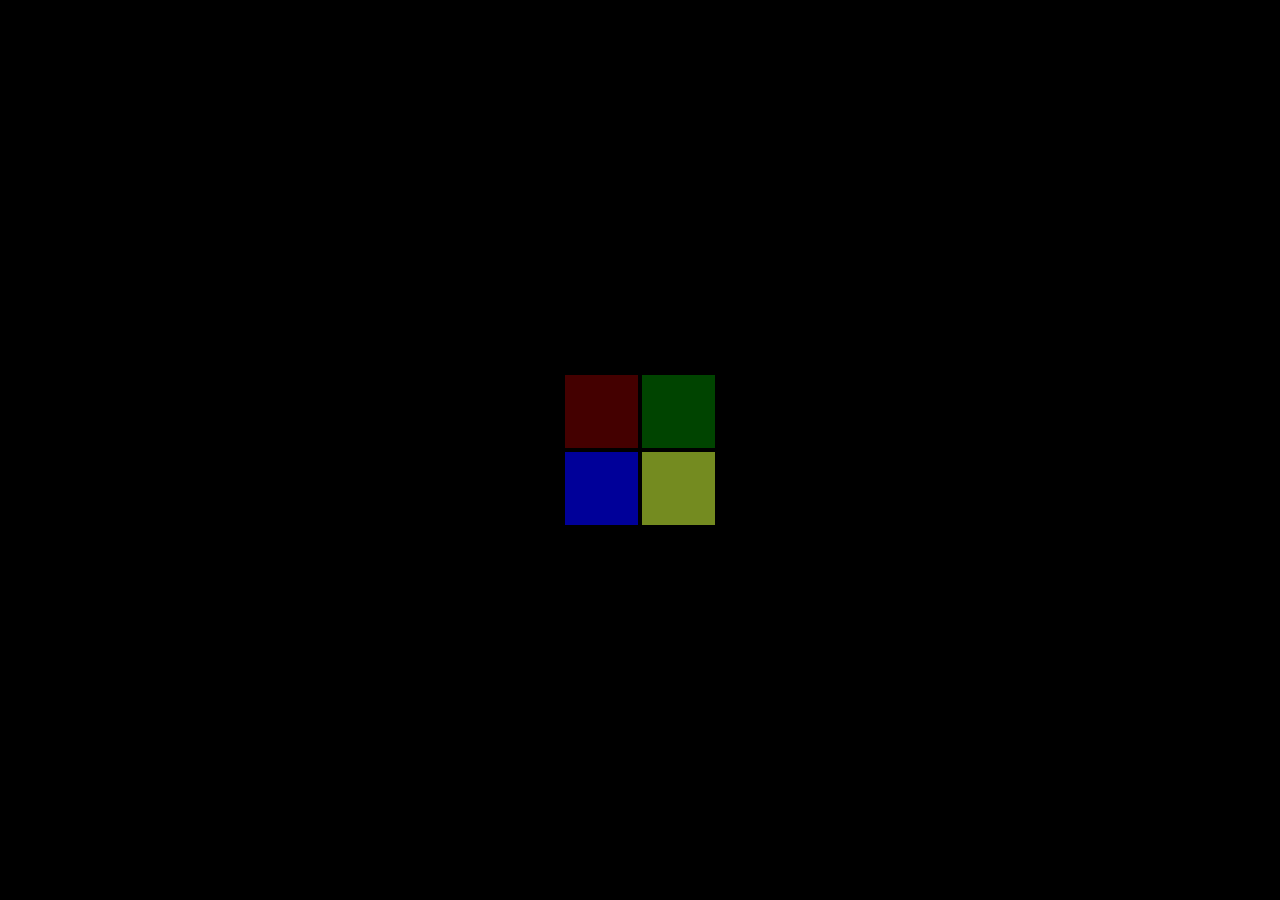
<file: CSS Transform-2/index.html>
<!DOCTYPE html>
<html lang="en">
  <head>
    <meta charset="UTF-8" />
    <meta http-equiv="X-UA-Compatible" content="IE=edge" />
    <meta name="viewport" content="width=device-width, initial-scale=1.0" />
    <title>Document</title>
    <style>
      body {
        background: #000;
      }
      .box {
        top: 50%;
        left: 50%;
        transform: translate(-50%, -50%);
        position: fixed;
        display: flex;
        justify-content: space-between;
        align-content: space-between;
        flex-wrap: wrap;
        width: 150px;
        height: 150px;
        animation-name: main-box;
        animation-duration: 2s;
        animation-delay: 3s;
        animation-iteration-count: infinite;
        animation-direction: alternate;
        animation-fill-mode: both;
      }
      .inner-box {
        width: 73px;
        height: 73px;
      }      
      @keyframes main-box {
        100% {
          transform: translate(-50%, -50%) rotate(360deg);
        }
      }
      .inner-box:nth-of-type(1) {
        background: #400;
        animation-name: red-box;
        animation-duration: 3s;
        animation-direction: alternate;
        animation-iteration-count: infinite;
      }
      .inner-box:nth-of-type(2) {
        background: #040;
        animation-name: green-box;
        animation-duration: 3s;
        animation-direction: alternate;
        animation-iteration-count: infinite;
      }
      .inner-box:nth-of-type(3) {
        background: #009;
        animation-name: blue-box;
        animation-duration: 3s;
        animation-direction: alternate;
        animation-iteration-count: infinite;
      }
      .inner-box:nth-of-type(4) {
        background: #748b20;
        animation-name: yellow-box;
        animation-duration: 3s;
        animation-direction: alternate;
        animation-iteration-count: infinite;
      }
      @keyframes red-box {
        0% {transform: translate(0%, 0%);}
        25% {transform: translate(-500%, 0%) rotate(360deg); border-radius: 10px;}
        50% {transform: translate(-500%, -300%) rotate(0deg); border-radius: 20px;}
        75% {transform: translate(0%, -300%) rotate(360deg); border-radius: 10px;}
        100% {transform: translate(0%, 0%) rotate(0deg);}
      }
      @keyframes green-box {
        0% {transform: translate(0%, 0%);}
        25% {transform: translate(500%, 0%) rotate(360deg); border-radius: 10px;}
        50% {transform: translate(500%, -300%) rotate(0deg); border-radius: 20px;}
        75% {transform: translate(0%, -300%) rotate(360deg); border-radius: 10px;}
        100% {transform: translate(0%, 0%) rotate(0deg);}
      }
      @keyframes blue-box {
        0% {transform: translate(0%, 0%);}
        25% {transform: translate(-500%, 0%) rotate(360deg); border-radius: 10px;}
        50% {transform: translate(-500%, 300%) rotate(0deg); border-radius: 20px;}
        75% {transform: translate(0%, 300%) rotate(360deg); border-radius: 10px;}
        100% {transform: translate(0%, 0%) rotate(0deg);}
      }
      @keyframes yellow-box {
        0% {transform: translate(0%, 0%);}
        25% {transform: translate(500%, 0%) rotate(360deg); border-radius: 10px;}
        50% {transform: translate(500%, 300%) rotate(0deg); border-radius: 20px;}
        75% {transform: translate(0%, 300%) rotate(360deg); border-radius: 10px;}
        100% {transform: translate(0%, 0%) rotate(0deg);}
      }
    </style>
  </head>
  <body>
    <div class="box">
      <div class="inner-box"></div>
      <div class="inner-box"></div>
      <div class="inner-box"></div>
      <div class="inner-box"></div>
    </div>
  </body>
</html>
</file>
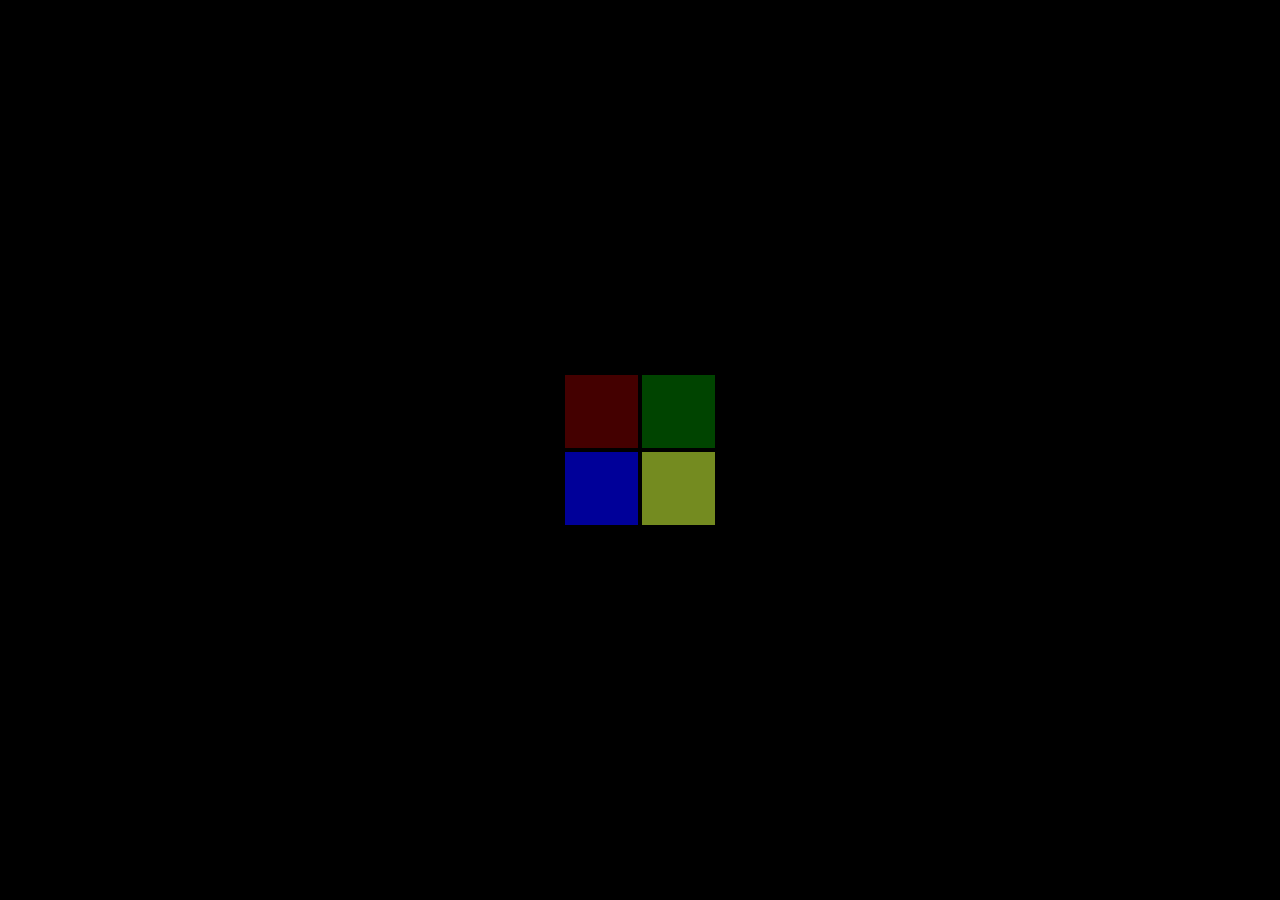
<file: CSS Transform/index.html>
<!DOCTYPE html>
<html lang="en">
  <head>
    <meta charset="UTF-8" />
    <meta http-equiv="X-UA-Compatible" content="IE=edge" />
    <meta name="viewport" content="width=device-width, initial-scale=1.0" />
    <title>Document</title>
    <style>
      body {
        background: #000;
      }
      .box {
        top: 50%;
        left: 50%;
        transform: translate(-50%, -50%);
        position: fixed;
        display: flex;
        justify-content: space-between;
        align-content: space-between;
        flex-wrap: wrap;
        width: 150px;
        height: 150px;
        animation-name: my-transform;
        animation-duration: 3s;
        animation-timing-function: linear;
        animation-delay: .5s;
        animation-direction: alternate;
        animation-iteration-count: infinite;
      }
      @keyframes  my-transform{
        50% {
          transform: translate(-50%, -50%) rotate(180deg);
        }
        100% {
          transform: translate(-50%, -50%) rotate(360deg);
        }
      }
      .inner-box {
        width: 73px;
        height: 73px;
        animation-name: my-second-transform;
        animation-duration: 3s;
        animation-delay: .5s;
        animation-direction: alternate;
        animation-iteration-count: infinite;
      }
      @keyframes my-second-transform {
        50% {
          transform: translate(-50%, -50%) rotate(180deg);
          border-radius: 20%;
        }
        100% {
          transform: translate(-50%, -50%) rotate(360deg);
        }
      }

      .inner-box:nth-of-type(1) {
        background: #400;
      }
      .inner-box:nth-of-type(2) {
        background: #040;
      }
      .inner-box:nth-of-type(3) {
        background: #009;
      }
      .inner-box:nth-of-type(4) {
        background: #748b20;
      }


    </style>
  </head>
  <body>
    <div class="box">
      <div class="inner-box"></div>
      <div class="inner-box"></div>
      <div class="inner-box"></div>
      <div class="inner-box"></div>
    </div>
  </body>
</html>
</file>
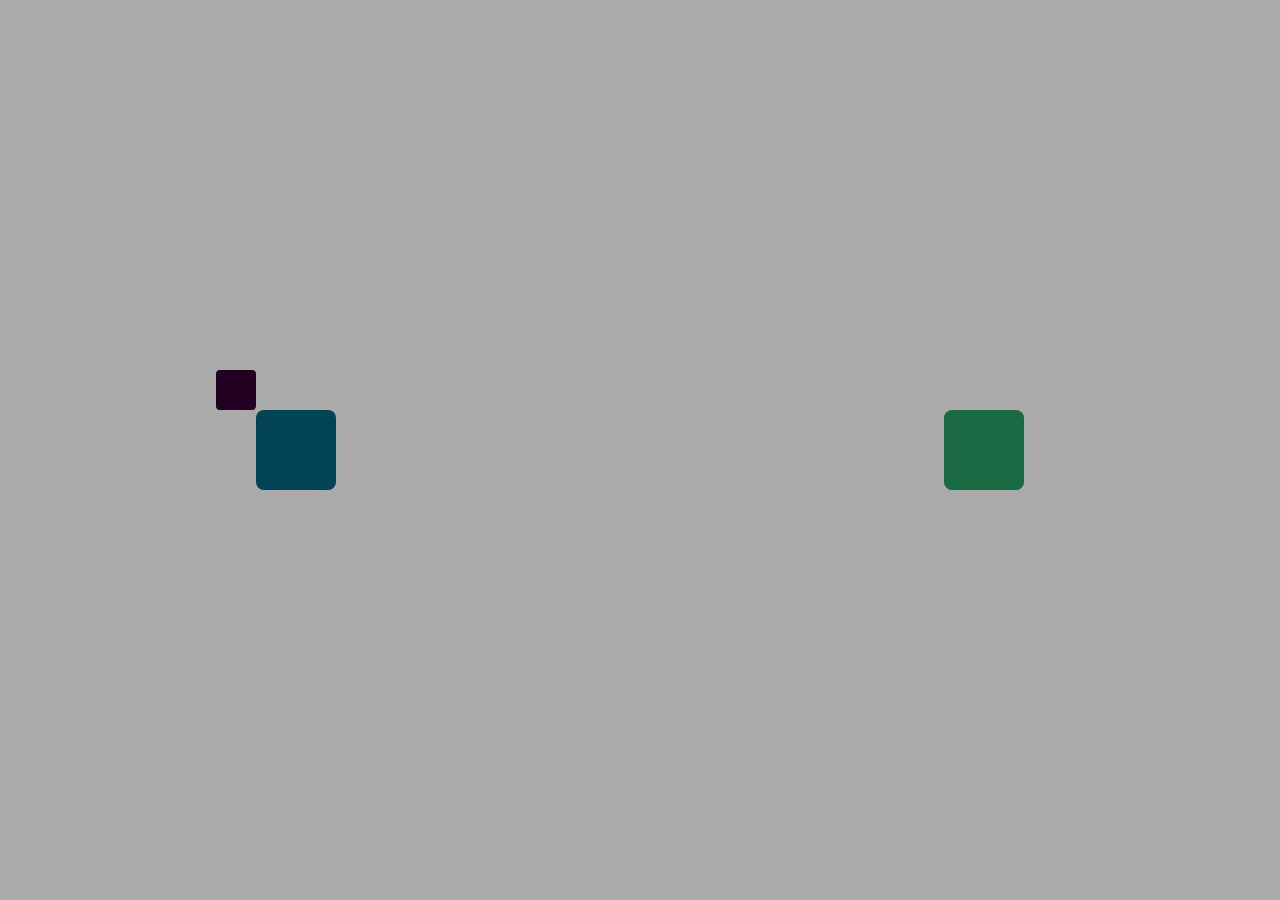
<file: Css-animation/index.html>
<!DOCTYPE html>
<html lang="en">
  <head>
    <meta charset="UTF-8" />
    <meta http-equiv="X-UA-Compatible" content="IE=edge" />
    <meta name="viewport" content="width=device-width, initial-scale=1.0" />
    <link rel="stylesheet" type="text/css" href="style.css" />
    <title>My Animation</title>
  </head>
  <body>
    <div id="box-one">
      <div id="box-one-rotate"></div>
    </div>
    <div id="box-two"></div>
  </body>
</html>
</file>
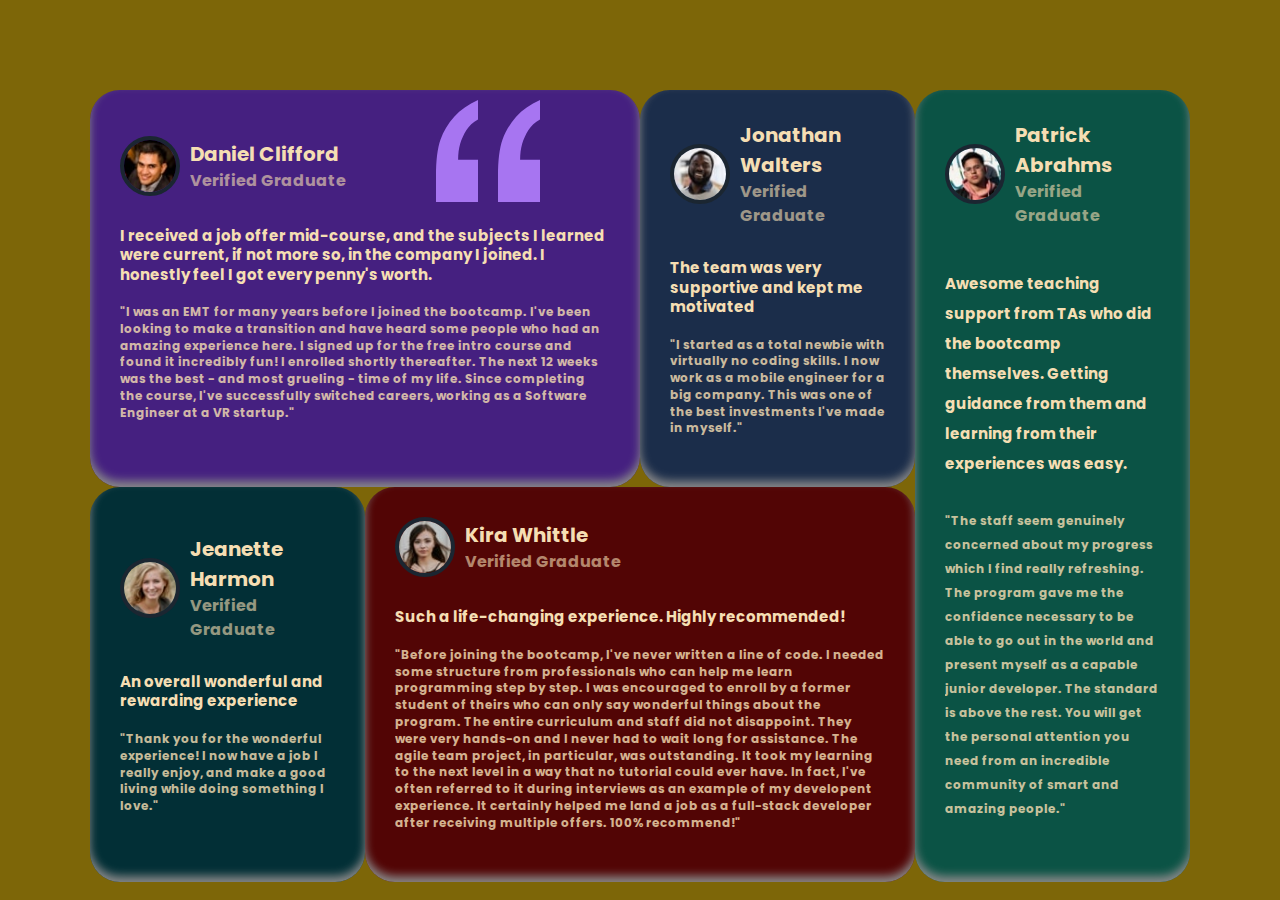
<file: CSS Grid/CSS-Grid-Responsive-Page/index.html>
<!DOCTYPE html>
<html lang="en">
  <head>
    <meta charset="UTF-8" />
    <meta http-equiv="X-UA-Compatible" content="IE=edge" />
    <meta name="viewport" content="width=device-width, initial-scale=1.0" />
    <link rel="stylesheet" href="style.css" />
    <title>CSS Grid</title>
  </head>
  <body>
    <div class="testimonials">
      <div class="card card--bg-purple">
        <header class="card__header">
          <img src="images/image-daniel.jpg" class="card__img" alt="" />
          <div>
            <h3>Daniel Clifford</h3>
            <p>Verified Graduate</p>
          </div>
        </header>
        <p class="card__lead">
          I received a job offer mid-course, and the subjects I learned were
          current, if not more so, in the company I joined. I honestly feel I
          got every penny's worth.
        </p>
        <p class="card__quote">
          "I was an EMT for many years before I joined the bootcamp. I've been
          looking to make a transition and have heard some people who had an
          amazing experience here. I signed up for the free intro course and
          found it incredibly fun! I enrolled shortly thereafter. The next 12
          weeks was the best - and most grueling - time of my life. Since
          completing the course, I've successfully switched careers, working as
          a Software Engineer at a VR startup."
        </p>
      </div>

      <div class="card card--bg-gray-blue">
        <header class="card__header">
          <img src="images/image-jonathan.jpg" class="card__img" alt="" />
          <div>
            <h3>Jonathan Walters</h3>
            <p>Verified Graduate</p>
          </div>
        </header>
        <p class="card__lead">
          The team was very supportive and kept me motivated
        </p>
        <p class="card__quote">
          "I started as a total newbie with virtually no coding skills. I now
          work as a mobile engineer for a big company. This was one of the best
          investments I've made in myself."
        </p>
      </div>
      
      
      <div class="card card--bg-green">
        <header class="card__header">
          <img src="images/image-patrick.jpg" class="card__img" alt="" />
          <div>
            <h3>Patrick Abrahms</h3>
            <p>Verified Graduate</p>
          </div>
        </header>
        <p class="card__lead">
          Awesome teaching support from TAs who did the bootcamp themselves.
          Getting guidance from them and learning from their experiences was
          easy.
        </p>
        <p class="card__quote">
          "The staff seem genuinely concerned about my progress which I find
          really refreshing. The program gave me the confidence necessary to be
          able to go out in the world and present myself as a capable junior
          developer. The standard is above the rest. You will get the personal
          attention you need from an incredible community of smart and amazing
          people."
        </p>
      </div>

      <div class="card">
        <header class="card__header">
          <img src="images/image-jeanette.jpg" class="card__img" alt="" />
          <div>
            <h3>Jeanette Harmon</h3>
            <p>Verified Graduate</p>
          </div>
        </header>
        <p class="card__lead">An overall wonderful and rewarding experience</p>
        <p class="card__quote">
          "Thank you for the wonderful experience! I now have a job I really
          enjoy, and make a good living while doing something I love."
        </p>
      </div>
      
      <div class="card">
        <header class="card__header">
          <img src="images/image-kira.jpg" class="card__img" alt="" />
          <div>
            <h3>Kira Whittle</h3>
            <p>Verified Graduate</p>
          </div>
        </header>
        <p class="card__lead">
          Such a life-changing experience. Highly recommended!
        </p>
        <p class="card__quote">
          "Before joining the bootcamp, I've never written a line of code. I
          needed some structure from professionals who can help me learn
          programming step by step. I was encouraged to enroll by a former
          student of theirs who can only say wonderful things about the program.
          The entire curriculum and staff did not disappoint. They were very
          hands-on and I never had to wait long for assistance. The agile team
          project, in particular, was outstanding. It took my learning to the
          next level in a way that no tutorial could ever have. In fact, I've
          often referred to it during interviews as an example of my developent
          experience. It certainly helped me land a job as a full-stack
          developer after receiving multiple offers. 100% recommend!"
        </p>
      </div>
    </div>
  </body>
</html>
</file>
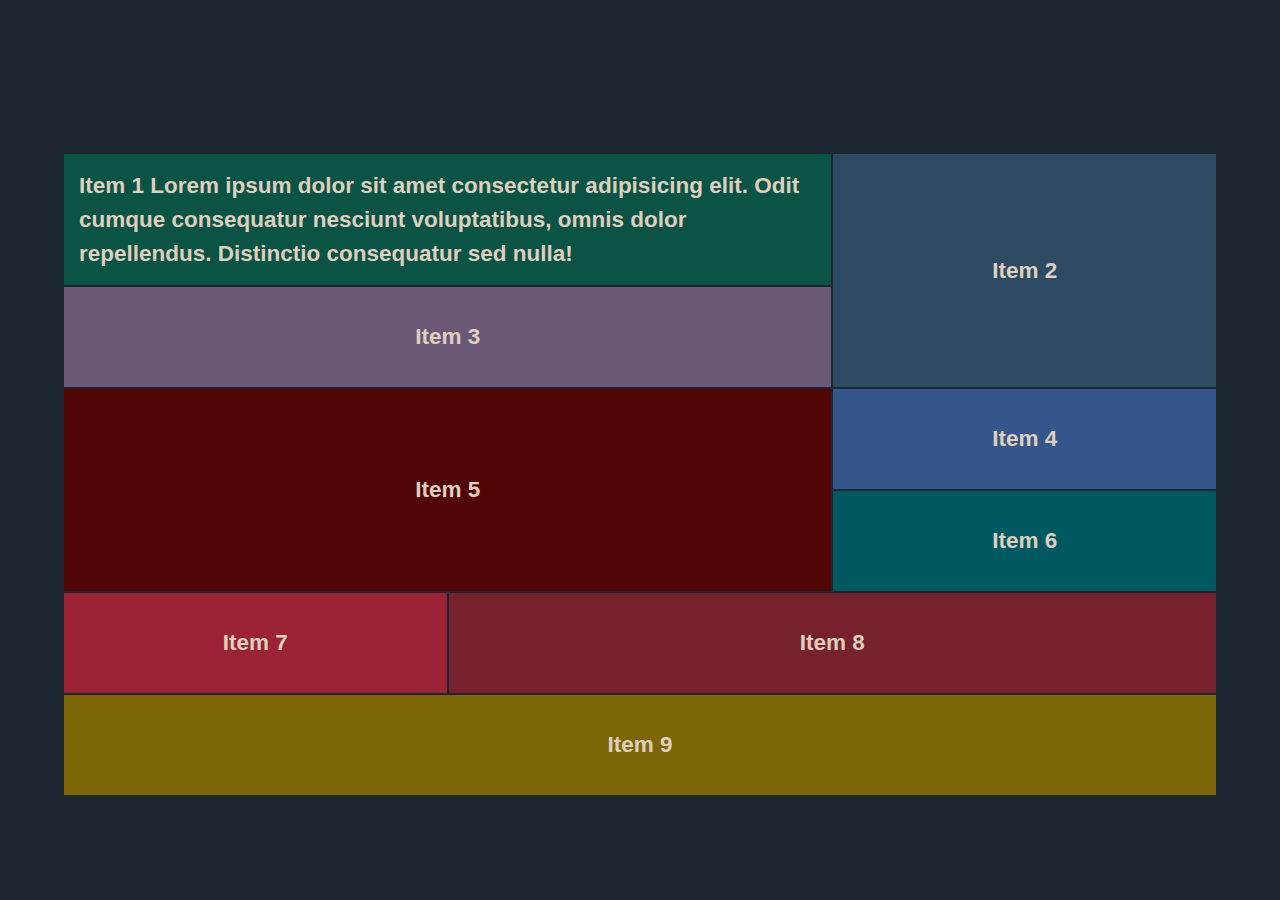
<file: CSS Grid/Grid Item Manipulation/index.html>
<!DOCTYPE html>
<html lang="en">
<head>
  <meta charset="UTF-8">
  <meta http-equiv="X-UA-Compatible" content="IE=edge">
  <meta name="viewport" content="width=device-width, initial-scale=1.0">
  <link rel="stylesheet" type="text/css" href="style.css">
  <title>CSS Grid</title>
</head>
<body>
  <div class="container">
    <div class="item">Item 1 Lorem ipsum dolor sit amet consectetur adipisicing elit. Odit cumque consequatur nesciunt voluptatibus, omnis dolor repellendus. Distinctio consequatur sed nulla!</div>
    <div class="item">Item 2</div>
    <div class="item">Item 3</div>
    <div class="item">Item 4</div>
    <div class="item">Item 5</div>
    <div class="item">Item 6</div>
    <div class="item">Item 7</div>
    <div class="item">Item 8</div>
    <div class="item">Item 9</div>
  </div>
</body>
</html>
</file>
<file: Css-animation/style.css>
* {
  box-sizing: border-box;
  margin: 0;
  padding: 0;
  overflow: hidden;
}
body {
  background: #aaa;
  color: #fff;
  width: 100vw;
  height: 100vh;
}
#box-one {
  position: absolute;
  top: 50%;
  left: 20%;
  transform: translate(0%, -50%);
  width: 5em;
  height: 5em;
  background: #045;
  border-radius: 10%;
  animation-name: first-animation;
  animation-duration: 4s;
  animation-timing-function: linear;
  animation-iteration-count: infinite;
  overflow:visible
}
@keyframes first-animation {
  0% {transform: translate(0%, -50%) rotate(0deg); left: 20%;}
  50% {transform: translate(0%, -50%) rotate(-360deg); left: 70%;}
  100% {transform: translate(0%, -50%) rotate(-720deg); left: 20%;}
}
#box-one-rotate {
  width: 2.5em;
  height: 2.5em;
  background: #202;
  border-radius: 10%;
  transform: translate(-100%, -100%);
  animation-name: rotating-box;
  animation-duration: 1.5s;
  animation-iteration-count: infinite;
  animation-timing-function: linear;  
}
@keyframes rotating-box {
  25% {transform: translate(200%, -100%) rotate(200deg);}
  50% {transform: translate(200%, 200%) rotate(400deg);}
  75% {transform: translate(-100%, 200%) rotate(600deg);}
  100% {transform: translate(-100%, -100%) rotate(800deg);}
}
#box-two {
  position: absolute;
  top: 50%;
  right: 20%;
  transform: translate(0%, -50%);
  width: 5em;
  height: 5em;
  background: #1a6b43;
  border-radius: 10%;
  animation-name: second-box-animation;
  animation-duration: 4s;
  animation-timing-function: linear;
  animation-direction: alternate;
  animation-iteration-count: infinite;
}
@keyframes second-box-animation {
  0% {transform: translate(0%, -50%); top: 50%; right: 20%;}
  25% {transform: translate(0%, -50%) rotate(360deg); top: 90%; right: 20%;}
  50% {transform: translate(0%, -50%) rotate(720deg); top: 90%; right: 80%;}
  75% {transform: translate(0%, -50%) rotate(1080deg); top: 10%; right: 80%;}
  100% {transform: translate(0%, -50%) rotate(1440deg); top: 10%; right: 20%;}
}

@media (max-width: 768px) {
  #box-one, #box-two {
    width: 4em;
    height: 4em;
  }
  #box-one-rotate {
    width: 2em;
    height: 2em;
  }
}
</file>
<file: CSS Grid/CSS-Grid-Responsive-Page/style.css>
@import url('https://fonts.googleapis.com/css2?family=Poppins:wght@400;700&display=swap');

* {
  box-sizing: border-box;
  margin: 0;
  padding: 0;
}
:root {--yellow:#7D6608;--blue:#34568B;--blue-two:#154360;--blue-three:#004B8D;--green:#009B77;--green-two:#0B5345;--dark:#1B2631;--light:#DFCFBE;--red:#77212E;--red-two:#520505;--red-three:#9B2335;--sailor-blue:#2E4A62;}
body {
  width: minmax(95vw, 100vw);
  height: 100vh;
  font-family: 'Poppins', sans-serif;
  font-size: 16px;
  font-weight: bold;
  line-height: 1.5;
  color: wheat;
  background: var(--yellow);
}
.testimonials {
  width: 100%;
  height: 100%;
  padding: 90px;
  display: grid;
  grid-template-columns: repeat(4, 1fr);
}
.card {
  background: #022f36;
  border-radius: 30px;
  padding: 30px;
  margin: 0;
  box-shadow: #888 inset 0px -6px 10px 0px;
  display: flex;
  flex-direction: column;
  justify-content: center;
}
.card__header {
  display: flex;
  align-items: center;
  margin-bottom: 10px;
}
.card__header h3 {
  font-size: 20px;
}
.card__header p {
  opacity: 60%;
} 
.card__img {
  border-radius: 50%;
  width: 60px;
  border: 4px solid var(--dark);
  margin-right: 10px;
}
.card__lead {
  font-size: 15px;
  font-weight: bold;
  line-height: 1.3;
  margin: 20px 0;
}
.card__quote {
  font-size: 12px;
  font-weight: bold;
  line-height: 1.4;
  margin-bottom: 20px;
  opacity: 80%;
}
.card--bg-purple {
  background: #452080;
  background-image: url('./images/bg-pattern-quotation.svg');
  background-repeat: no-repeat;
  background-position: top 10px right 100px;
}
.card--bg-gray-blue {
  background: #1b2d4a;
}
.card:nth-of-type(1) {
  grid-column: 1 / 3;
}
.card:nth-of-type(3) {
  background: var(--green-two);
  grid-row: 1 / 3;
  grid-column: 4 / 5;
  display: grid;
  align-items: start;
}
.card--bg-green .card__lead, .card--bg-green .card__quote {
  line-height: 2;
}
.card:nth-of-type(5) {
  grid-row: 2 / 3;
  grid-column: 2 / 4;
  background: var(--red-two);
}

@media (max-width: 1199px) and (min-width: 769px) {
  .testimonials {
    grid-template-columns: repeat(6, 1fr);
    padding: 20px;
  }
  .card:nth-of-type(1) {
    grid-column: 1 / 4;
  }
  .card:nth-of-type(2) {
    grid-column: 4 / 7;
  }
  .card:nth-of-type(3) {
    grid-row: 2 / 3;
    grid-column: 1 / 5;
  }
  .card--bg-green .card__lead, .card--bg-green .card__quote {
    line-height: 1.3;
  }
  .card:nth-of-type(4) {
    grid-row: 2 / 3;
    grid-column: 5 / 7;
  }
  .card:nth-of-type(5) {
    grid-row: 3 / 4;
    grid-column: 1 / 7;
    background: var(--red-two);
  }
}  
@media (max-width: 768px) {
  .testimonials {
    grid-template-columns: 1fr;
    padding: 20px;
  }
  .card:nth-of-type(1) {
    grid-column: 1;
  }
  .card:nth-of-type(3) {
    grid-row: 3 / 4;
    grid-column: 1 / 2;
  }
  .card--bg-green .card__lead, .card--bg-green .card__quote {
    line-height: 1.3;
  }
  .card:nth-of-type(5) {
    grid-row: 5 / 6;
    grid-column: 1;
    background: var(--red-two);
  }
  
}
</file>
<file: CSS Grid/Grid Item Manipulation/style.css>
* {
  box-sizing: border-box;
  margin: 0;
  padding: 0;
}

:root {
  --yellow: #7D6608;
  --blue: #34568B;
  --blue-two: #154360;
  --blue-three: #004B8D;
  --green: #009B77;
  --green-two: #0B5345;
  --dark: #1B2631;
  --light: #DFCFBE;
  --red: #77212E;
  --red-two: #520505;
  --red-three: #9B2335;
  --sailor-blue: #2E4A62;
}

body {
  font-family:'Gill Sans', 'Gill Sans MT', Calibri, 'Trebuchet MS', sans-serif;  
  font-weight: bold;
  line-height: 1.5;
  background: var(--dark);
  height: 100vh;
  width: 100vw;
}

.container {
  position: absolute;
  top: 10%;
  left: 0;
  width: 100%;
  padding: 5%;
  display: grid;
  gap: 2px;
  grid-template-columns: repeat(3, 1fr); 
  grid-auto-rows: minmax(100px ,auto);
  /* 
  grid-auto-columns: minmax(100px, 200px);
  align-items: end;
  justify-content: space-evenly;
  
  grid-auto-rows: minmax(100px, auto);
   */
}

.item {
  color: var(--light);
  font-size: 2.5vmin;
  padding: 1vmin;
  display: flex;
  justify-content: center;
  align-items: center;
}

.item:nth-of-type(1) {
  background: var(--green-two);
  /*grid-column-start: 1;
  grid-column-end: 3;
  grid-column: 1 / 3; */
  grid-column: 1 / span 2;
  padding: 15px;
}

.item:nth-of-type(2) {
  background: var(--sailor-blue);
  grid-column: 3 / 4;
  grid-row: 1 / 3;
}

.item:nth-of-type(3) {
  background: #6B5876;
  grid-column: 1 / 3;
}

.item:nth-of-type(4) {
  background: var(--blue);
}

.item:nth-of-type(5) {
  background: var(--red-two);
  grid-column: 1 / 3;
  grid-row: 3 / 5;
}

.item:nth-of-type(6) {
  background: #005960;
}

.item:nth-of-type(7) {
  background: var(--red-three);
}

.item:nth-of-type(8) {
  background: var(--red); 
  grid-column: 2 / 4;
}

.item:nth-of-type(9) {
  background: var(--yellow);
  grid-column: 1 / span 3;
}


/* how to manipulate individual items */ 
/*
  .item:nth-of-type(2) {
  width: 50%;
  height: 25%;
  justify-self: end;
  align-self: end;
}
*/
</file>
